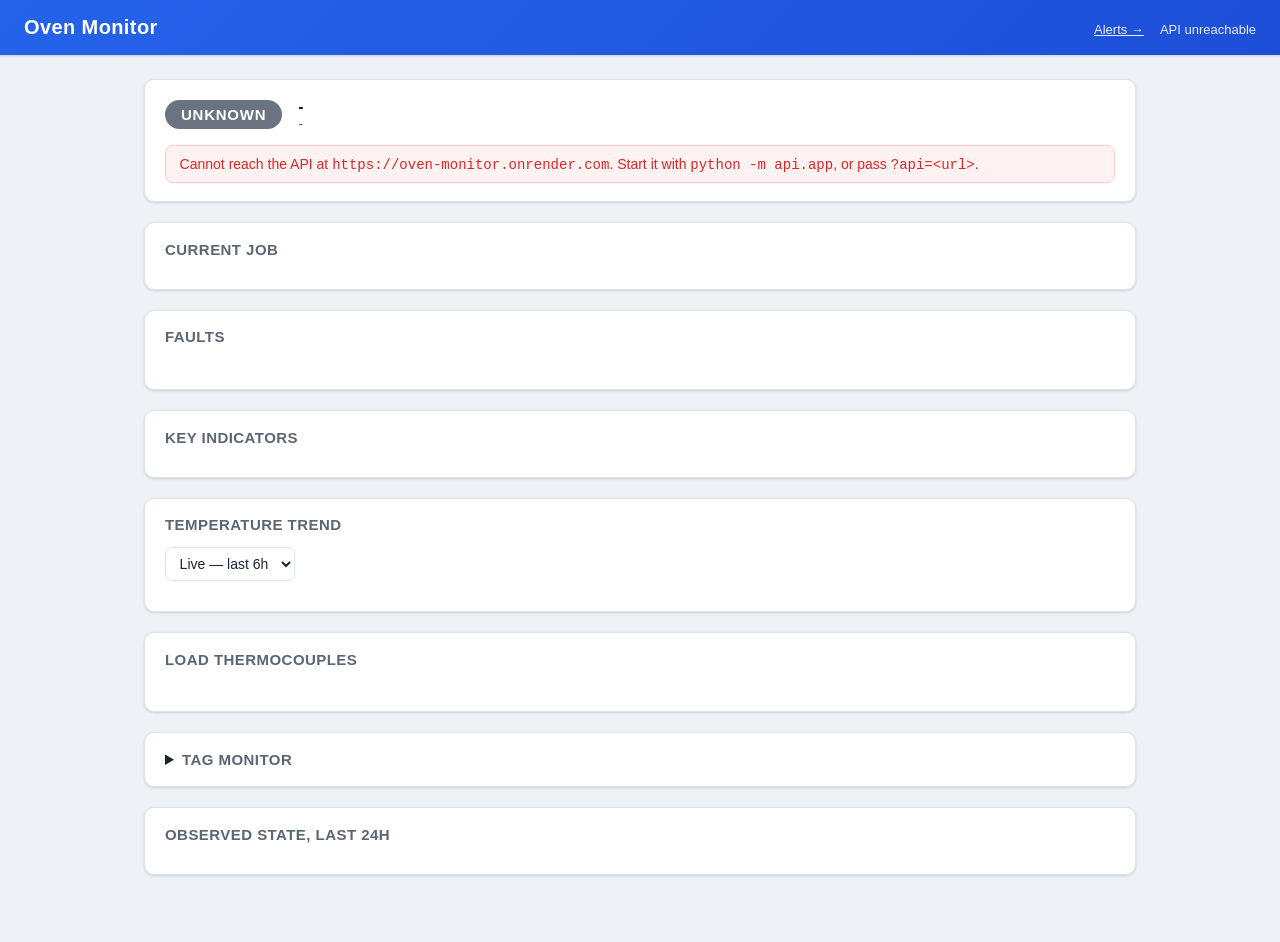
<file: docs/index.html>
<!doctype html>
<html lang="en">
<head>
  <meta charset="utf-8">
  <meta name="viewport" content="width=device-width, initial-scale=1">
  <title>Oven Monitor</title>
  <link rel="icon" type="image/png" href="uacj-icon.png">
  <link rel="stylesheet" href="style.css">
</head>
<body>
  <header class="app-header">
    <span class="app-header-title">Oven Monitor</span>
    <div class="app-header-meta">
      <span id="oven-picker-wrap" class="app-header-subtitle"></span>
      <a class="app-header-subtitle" style="color:#fff;" href="alerts.html">Alerts &rarr;</a>
      <span id="last-updated" class="app-header-subtitle">connecting...</span>
    </div>
  </header>

  <main>
    <section class="card">
      <div class="status-row">
        <span id="state-badge" class="badge UNKNOWN">UNKNOWN</span>
        <div>
          <div id="oven-name" style="font-weight: 700;">-</div>
          <div id="status-reason" class="status-reason">-</div>
        </div>
      </div>
      <div id="stale-banner" class="banner hidden"></div>
    </section>

    <section class="card" id="job-card">
      <h2>Current job</h2>
      <div id="job-content"></div>
    </section>

    <section class="card" id="faults-card">
      <h2>Faults</h2>
      <div id="faults-grid" class="probe-grid"></div>
      <p class="footnote" id="faults-note"></p>
    </section>

    <section class="card">
      <h2>Key indicators</h2>
      <div id="tile-grid" class="tile-grid"></div>
    </section>

    <section class="card">
      <h2>Temperature trend</h2>
      <div class="table-tools">
        <select id="chart-mode">
          <option value="live">Live &mdash; last 6h</option>
        </select>
        <span id="chart-range-label" class="footnote" style="margin:0;"></span>
      </div>
      <div id="temp-chart-container"></div>
    </section>

    <section class="card" id="probe-card">
      <h2>Load thermocouples</h2>
      <div id="probe-grid" class="probe-grid"></div>
      <p class="footnote" id="probe-note"></p>
    </section>

    <details class="card">
      <summary><h2>Tag monitor</h2></summary>
      <div class="table-tools" style="margin-top:0.85rem;">
        <input type="search" id="tag-filter" placeholder="Filter by field or PLC tag...">
        <label><input type="checkbox" id="only-flagged"> Only flagged</label>
        <label><input type="checkbox" id="group-tags" checked> Group</label>
      </div>
      <div class="overflow-wrap">
        <table id="tag-table">
          <thead>
            <tr>
              <th>Field</th>
              <th>PLC tag</th>
              <th>Value</th>
              <th></th>
            </tr>
          </thead>
          <tbody></tbody>
        </table>
      </div>
      <p class="footnote">
        Raw PLC readings, no polarity correction applied. <span class="flag">polarity?</span>
        marks bits whose wiring is still unconfirmed.
      </p>
    </details>

    <section class="card">
      <h2>Observed state, last 24h</h2>
      <div id="state-summary"></div>
    </section>
  </main>

  <script src="app.js"></script>
</body>
</html>
</file>
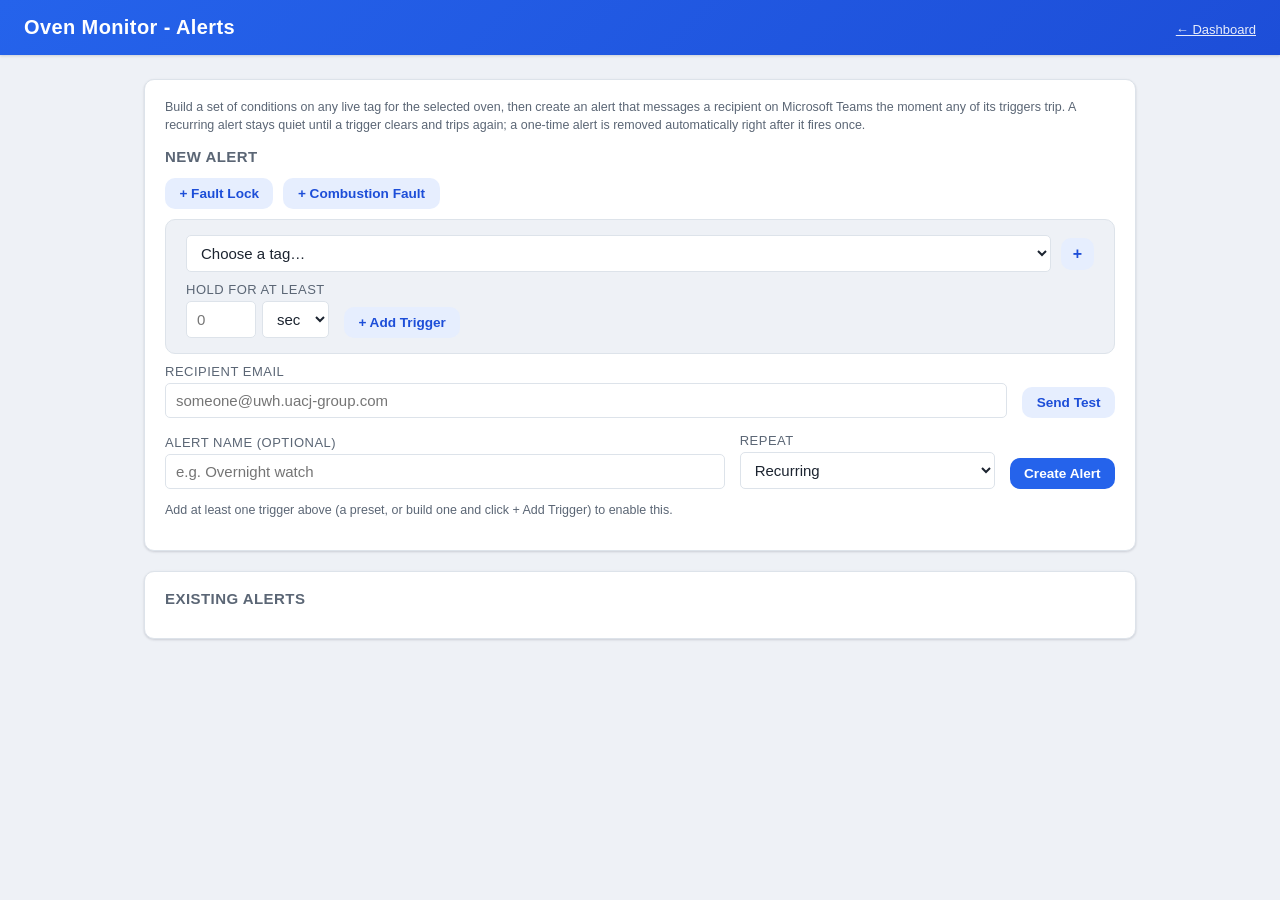
<file: docs/alerts.html>
<!doctype html>
<html lang="en">
<head>
  <meta charset="utf-8">
  <meta name="viewport" content="width=device-width, initial-scale=1">
  <title>Oven Monitor - Alerts</title>
  <link rel="icon" type="image/png" href="uacj-icon.png">
  <link rel="stylesheet" href="style.css">
</head>
<body>
  <header class="app-header">
    <span class="app-header-title">Oven Monitor - Alerts</span>
    <div class="app-header-meta">
      <span id="oven-picker-wrap" class="app-header-subtitle"></span>
      <a class="app-header-subtitle" style="color:#fff;" href="index.html">&larr; Dashboard</a>
    </div>
  </header>

  <main>
    <section class="card">
      <p class="footnote" style="margin-top:0;">
        Build a set of conditions on any live tag for the selected oven, then create an alert
        that messages a recipient on Microsoft Teams the moment any of its triggers trip. A
        recurring alert stays quiet until a trigger clears and trips again; a one-time alert
        is removed automatically right after it fires once.
      </p>

      <h2 style="margin-top:0;">New Alert</h2>
      <div id="preset-buttons" class="preset-buttons"></div>

      <div id="trigger-builder" class="trigger-builder">
        <div id="condition-rows"></div>
        <div class="trigger-form-row">
          <label>
            Hold for at least
            <span class="duration-input">
              <input type="number" min="0" id="duration-value" placeholder="0">
              <select id="duration-unit">
                <option value="1">sec</option>
                <option value="60">min</option>
              </select>
            </span>
          </label>
          <button type="button" id="add-trigger-btn" class="btn btn-secondary">+ Add Trigger</button>
        </div>
      </div>

      <ul id="staging-list" class="trigger-list"></ul>

      <div class="trigger-form-row">
        <label class="trigger-field-label">
          Recipient email
          <input type="text" id="recipient-email" placeholder="someone@uwh.uacj-group.com">
        </label>
        <button type="button" id="send-test-btn" class="btn btn-secondary">Send Test</button>
        <span id="test-result" class="test-result"></span>
      </div>

      <div class="trigger-form-row">
        <label class="trigger-field-label">
          Alert name (optional)
          <input type="text" id="alert-label" placeholder="e.g. Overnight watch">
        </label>
        <label>
          Repeat
          <select id="repeat-select">
            <option value="recurring">Recurring</option>
            <option value="one_time">One-time (removed after it fires)</option>
          </select>
        </label>
        <button type="button" id="create-alert-btn" class="btn btn-primary">Create Alert</button>
      </div>
      <p id="create-hint" class="footnote"></p>
    </section>

    <section class="card">
      <h2>Existing Alerts</h2>
      <div id="existing-alerts"></div>
    </section>
  </main>

  <script src="alerts.js"></script>
</body>
</html>
</file>
<file: docs/style.css>
/* Oven Monitor dashboard.
   Design tokens intentionally match granco_monitor's docs/style.css so the
   two dashboards read as siblings rather than as unrelated tools. */

:root {
  color-scheme: light dark;
  --color-bg: #eef1f6;
  --color-surface: #ffffff;
  --color-surface-alt: #f6f8fb;
  --color-border: #dde3ea;
  --color-text: #1c2430;
  --color-text-muted: #5b6675;
  --color-accent: #2563eb;
  --color-accent-dark: #1d4ed8;
  --color-accent-soft: #e6eefe;
  --radius: 10px;
  --shadow: 0 1px 3px rgba(15, 23, 42, 0.1), 0 1px 2px rgba(15, 23, 42, 0.06);

  --running: #16a34a;
  --idle: #d97706;
  --unknown: #6b7280;
  --fault: #dc2626;

  --warn: #dc2626;
  --warn-bg: #fef2f2;
  --warn-border: #fecaca;
  --note: #b45309;
  --note-bg: #fffbeb;
  --note-border: #fde68a;
  --ok: #16a34a;

  --mono: ui-monospace, SFMono-Regular, "SF Mono", Menlo, Consolas, monospace;
}

@media (prefers-color-scheme: dark) {
  :root {
    --color-bg: #14161a;
    --color-surface: #1e2126;
    --color-surface-alt: #24272d;
    --color-border: #2c2f36;
    --color-text: #e8eaed;
    --color-text-muted: #9aa0a6;
    --color-accent: #3b82f6;
    --color-accent-dark: #2563eb;
    --color-accent-soft: #1e2c4d;
    --shadow: 0 1px 3px rgba(0, 0, 0, 0.4), 0 1px 2px rgba(0, 0, 0, 0.3);

    --warn: #f87171;
    --warn-bg: #3a1414;
    --warn-border: #7f1d1d;
    --note: #fbbf24;
    --note-bg: #3a2e14;
    --note-border: #78350f;
  }
}

* { box-sizing: border-box; }

body {
  margin: 0;
  padding: 0 0 3rem;
  background: var(--color-bg);
  color: var(--color-text);
  font-family: -apple-system, BlinkMacSystemFont, "Segoe UI", Roboto, "Helvetica Neue", Arial, sans-serif;
  font-size: 16px;
}

/* Header ------------------------------------------------------ */

.app-header {
  display: flex;
  align-items: baseline;
  justify-content: space-between;
  flex-wrap: wrap;
  gap: 10px;
  padding: 16px 24px;
  margin-bottom: 1.5rem;
  background: linear-gradient(135deg, var(--color-accent), var(--color-accent-dark));
  color: #fff;
  box-shadow: var(--shadow);
}

.app-header-title { font-size: 20px; font-weight: 700; letter-spacing: 0.02em; }
.app-header-meta { display: flex; align-items: baseline; gap: 1rem; }
.app-header-subtitle { font-size: 13px; font-weight: 400; opacity: 0.9; }

/* Layout ------------------------------------------------------ */

main { max-width: 1040px; margin: 0 auto; padding: 0 1.5rem; }

.card {
  background: var(--color-surface);
  border: 1px solid var(--color-border);
  border-radius: var(--radius);
  box-shadow: var(--shadow);
  padding: 1.1rem 1.25rem;
  margin-bottom: 1.25rem;
}

.card h2 {
  margin: 0 0 0.85rem;
  font-size: 15px;
  font-weight: 700;
  letter-spacing: 0.03em;
  text-transform: uppercase;
  color: var(--color-text-muted);
}

.card summary { cursor: pointer; }
.card summary h2 { display: inline; margin: 0; }
.card[open] summary h2 { margin-bottom: 0; }

/* Status ------------------------------------------------------ */

.status-row { display: flex; align-items: center; flex-wrap: wrap; gap: 1rem; }

.badge {
  display: inline-block;
  padding: 0.4rem 1rem;
  border-radius: 999px;
  font-size: 15px;
  font-weight: 700;
  letter-spacing: 0.05em;
  color: #fff;
  background: var(--unknown);
}
.badge.RUNNING { background: var(--running); }
.badge.IDLE    { background: var(--idle); }
.badge.FAULT   { background: var(--fault); }
.badge.UNKNOWN { background: var(--unknown); }

.status-reason { color: var(--color-text-muted); font-size: 14px; }

.banner {
  margin-top: 0.85rem;
  padding: 0.6rem 0.85rem;
  border-radius: 8px;
  font-size: 14px;
  border: 1px solid var(--warn-border);
  background: var(--warn-bg);
  color: var(--warn);
}
.hidden { display: none; }

/* Generic muted inline message (chart/job/state "nothing to show yet" text) */

.attention-detail { color: var(--color-text-muted); margin-top: 0.15rem; }

/* Tiles -------------------------------------------------------- */

.tile-grid {
  display: grid;
  grid-template-columns: repeat(auto-fit, minmax(150px, 1fr));
  gap: 0.75rem;
}

.tile {
  background: var(--color-surface-alt);
  border: 1px solid var(--color-border);
  border-radius: 8px;
  padding: 0.7rem 0.8rem;
}
.tile-label {
  font-size: 11px;
  text-transform: uppercase;
  letter-spacing: 0.06em;
  color: var(--color-text-muted);
  font-weight: 600;
}
.tile-value { font-size: 24px; font-weight: 700; margin-top: 0.2rem; }
.tile-sub { font-size: 12px; color: var(--color-text-muted); margin-top: 0.1rem; }

.mode-toggle { font-size: 11px; margin-top: 0.1rem; display: inline-flex; gap: 0.5rem; }
.mode-toggle a {
  color: var(--color-text-muted);
  text-decoration: none;
  text-transform: uppercase;
  letter-spacing: 0.04em;
}
.mode-toggle a:hover { color: var(--color-accent); }
.mode-toggle a.active { color: var(--color-accent); font-weight: 700; }

/* Probe grid --------------------------------------------------- */

.probe-grid {
  display: grid;
  grid-template-columns: repeat(auto-fit, minmax(104px, 1fr));
  gap: 0.6rem;
}
.probe {
  border: 1px solid var(--color-border);
  border-radius: 8px;
  padding: 0.55rem 0.6rem;
  background: var(--color-surface-alt);
  text-align: center;
}
.probe-name {
  font-size: 10.5px;
  letter-spacing: 0.05em;
  color: var(--color-text-muted);
  font-weight: 600;
  text-transform: uppercase;
}
.probe-value { font-size: 19px; font-weight: 700; margin-top: 0.15rem; }
.probe.invalid { border-color: var(--warn-border); background: var(--warn-bg); }
.probe.invalid .probe-value { color: var(--warn); font-size: 15px; }

/* Tag monitor table -------------------------------------------- */

.table-tools {
  display: flex;
  gap: 0.75rem;
  align-items: center;
  flex-wrap: wrap;
  margin-bottom: 0.75rem;
}
.table-tools input[type="search"] {
  flex: 1 1 220px;
  min-width: 180px;
  padding: 0.45rem 0.6rem;
  border: 1px solid var(--color-border);
  border-radius: 7px;
  background: var(--color-surface);
  color: var(--color-text);
  font-size: 14px;
}

.table-tools select {
  padding: 0.45rem 0.6rem;
  border: 1px solid var(--color-border);
  border-radius: 7px;
  background: var(--color-surface);
  color: var(--color-text);
  font-size: 14px;
  max-width: 100%;
}

/* Temperature trend chart -------------------------------------- */

#temp-chart-container { overflow-x: auto; }

.temp-chart { display: block; }
.chart-grid { stroke: var(--color-border); stroke-width: 1; }
.chart-axis-label {
  fill: var(--color-text-muted);
  font-size: 11px;
  font-family: -apple-system, BlinkMacSystemFont, "Segoe UI", Roboto, sans-serif;
}
.chart-line { stroke-width: 2; }
.chart-line-zone1 { stroke: var(--color-accent); }
.chart-line-zone2 { stroke: var(--note); }

.chart-legend {
  display: flex;
  gap: 1.25rem;
  margin-top: 0.5rem;
  font-size: 13px;
  color: var(--color-text-muted);
}
.chart-legend-item { display: flex; align-items: center; gap: 0.4rem; }
.chart-swatch { display: inline-block; width: 14px; height: 3px; border-radius: 2px; }
.chart-swatch-zone1 { background: var(--color-accent); }
.chart-swatch-zone2 { background: var(--note); }
.table-tools label { font-size: 13px; color: var(--color-text-muted); display: flex; gap: 0.35rem; align-items: center; }

.overflow-wrap { overflow-x: auto; }

table { width: 100%; border-collapse: collapse; font-size: 14px; }
th, td { text-align: left; padding: 0.45rem 0.6rem; border-bottom: 1px solid var(--color-border); }
th {
  font-size: 11px;
  text-transform: uppercase;
  letter-spacing: 0.05em;
  color: var(--color-text-muted);
  font-weight: 700;
  white-space: nowrap;
}
tbody tr:last-child td { border-bottom: none; }

td.field-name { font-weight: 600; white-space: nowrap; }
td.tag-name { font-family: var(--mono); font-size: 12.5px; color: var(--color-text-muted); white-space: nowrap; }
td.value { font-family: var(--mono); font-size: 13px; white-space: nowrap; }

.v-true  { color: var(--running); font-weight: 700; }
.v-false { color: var(--color-text-muted); }
.v-null  { color: var(--warn); font-style: italic; }

.flag.ok {
  border-color: var(--color-border);
  background: rgba(22, 163, 74, 0.12);
  color: var(--ok);
}

.flag {
  display: inline-block;
  font-size: 10.5px;
  font-weight: 700;
  letter-spacing: 0.04em;
  text-transform: uppercase;
  padding: 0.12rem 0.4rem;
  border-radius: 999px;
  border: 1px solid var(--note-border);
  background: var(--note-bg);
  color: var(--note);
  white-space: nowrap;
}

.group-row td {
  background: var(--color-surface-alt);
  font-size: 11px;
  text-transform: uppercase;
  letter-spacing: 0.06em;
  font-weight: 700;
  color: var(--color-text-muted);
}

.footnote { font-size: 12.5px; color: var(--color-text-muted); margin-top: 0.75rem; line-height: 1.5; }
.footnote code { font-family: var(--mono); font-size: 12px; }

@media (max-width: 640px) {
  main { padding: 0 0.9rem; }
  .app-header { padding: 14px 16px; }
  .tile-value { font-size: 20px; }
}

/* ------------------------------------------------------------ */
/* Alerts page                                                    */
/* ------------------------------------------------------------ */
/* Ported from granco_monitor's docs/style.css (itself ported from picos'
   AlertsView) - same class names, restated against this file's own
   tokens. Buttons/forms didn't exist in this stylesheet before this page
   needed them - this dashboard was read-only until now. */

.btn {
  border: none;
  border-radius: var(--radius);
  padding: 0.5rem 0.9rem;
  font-size: 0.85rem;
  font-weight: 600;
  cursor: pointer;
}
.btn:disabled { opacity: 0.5; cursor: default; }

.btn-primary { background: var(--color-accent); color: #fff; }
.btn-primary:hover:not(:disabled) { background: var(--color-accent-dark); }

.btn-secondary { background: var(--color-accent-soft); color: var(--color-accent-dark); }
.btn-secondary:hover:not(:disabled) { background: var(--color-border); }

.btn-link { background: none; color: var(--color-accent); padding: 0; font-weight: 500; text-decoration: underline; }

.preset-buttons {
  display: flex;
  flex-wrap: wrap;
  gap: 10px;
  margin: 10px 0;
}

.trigger-builder {
  background: var(--color-bg);
  border: 1px solid var(--color-border);
  border-radius: var(--radius);
  padding: 15px 20px;
  margin: 10px 0;
}

.trigger-form-row {
  display: flex;
  flex-wrap: wrap;
  align-items: flex-end;
  gap: 15px;
}

.trigger-form-row label {
  display: flex;
  flex-direction: column;
  gap: 4px;
  font-size: 13px;
  color: var(--color-text-muted);
  text-transform: uppercase;
  letter-spacing: 0.5px;
}

.trigger-form-row .trigger-field-label {
  flex: 1 1 260px;
  min-width: 220px;
}

.trigger-form-row input,
.trigger-form-row select {
  text-transform: none;
  font-size: 15px;
  margin: 0;
  padding: 8px 10px;
  border: 1px solid var(--color-border);
  border-radius: 5px;
  background: var(--color-surface);
  color: var(--color-text);
}

.trigger-form-row .duration-input {
  display: flex;
  gap: 6px;
}

.trigger-form-row .duration-input input {
  width: 70px;
}

.condition-row-wrap {
  display: flex;
  align-items: center;
  gap: 10px;
  margin-bottom: 10px;
}

.condition-row {
  display: flex;
  flex-wrap: wrap;
  align-items: center;
  gap: 10px;
  flex: 1;
}

.condition-row select,
.condition-row input {
  font-size: 15px;
  margin: 0;
  padding: 8px 10px;
  border: 1px solid var(--color-border);
  border-radius: 5px;
  background: var(--color-surface);
  color: var(--color-text);
}

.condition-row select:first-child {
  flex: 1 1 260px;
  min-width: 220px;
}

.condition-row input[type="number"],
.condition-row input[type="text"] {
  width: 150px;
}

.and-label {
  font-size: 12px;
  font-weight: 700;
  color: var(--color-text-muted);
  letter-spacing: 0.5px;
  width: 34px;
  flex: 0 0 auto;
}

.condition-remove {
  padding: 6px 10px;
  font-size: 14px;
  line-height: 1;
}

.add-condition-button {
  padding: 8px 12px;
  font-size: 16px;
  line-height: 1;
  flex: 0 0 auto;
}

.trigger-list {
  list-style: none;
  margin: 10px 0;
  padding: 0;
}

.trigger-list-item {
  display: flex;
  justify-content: space-between;
  align-items: center;
  gap: 10px;
  background: var(--color-accent-soft);
  border-radius: 6px;
  padding: 8px 14px;
  margin-bottom: 6px;
}

.trigger-list-item button {
  padding: 4px 10px;
  font-size: 12px;
}

.test-result {
  font-size: 14px;
  font-weight: 600;
  flex-basis: 100%;
}

.test-result.test-ok { color: var(--running); }
.test-result.test-error { color: var(--warn); }

.alert-card {
  border: 1px solid var(--color-border);
  border-radius: var(--radius);
  padding: 12px 18px;
  margin-bottom: 12px;
}

.alert-card-header {
  display: flex;
  justify-content: space-between;
  align-items: center;
  flex-wrap: wrap;
  gap: 10px;
}

.alert-card-header > div:last-child {
  display: flex;
  gap: 8px;
}

.alert-card-header button {
  padding: 6px 12px;
  font-size: 13px;
}

.spinner {
  display: inline-block;
  width: 11px;
  height: 11px;
  border: 2px solid var(--color-accent-soft);
  border-top-color: var(--color-accent-dark);
  border-radius: 50%;
  animation: spin 0.7s linear infinite;
  margin-right: 6px;
  vertical-align: -1px;
}

.btn-primary .spinner {
  border-color: rgba(255, 255, 255, 0.4);
  border-top-color: #fff;
}

@keyframes spin {
  to { transform: rotate(360deg); }
}

@media (prefers-reduced-motion: reduce) {
  .spinner { animation: none; }
}
</file>
